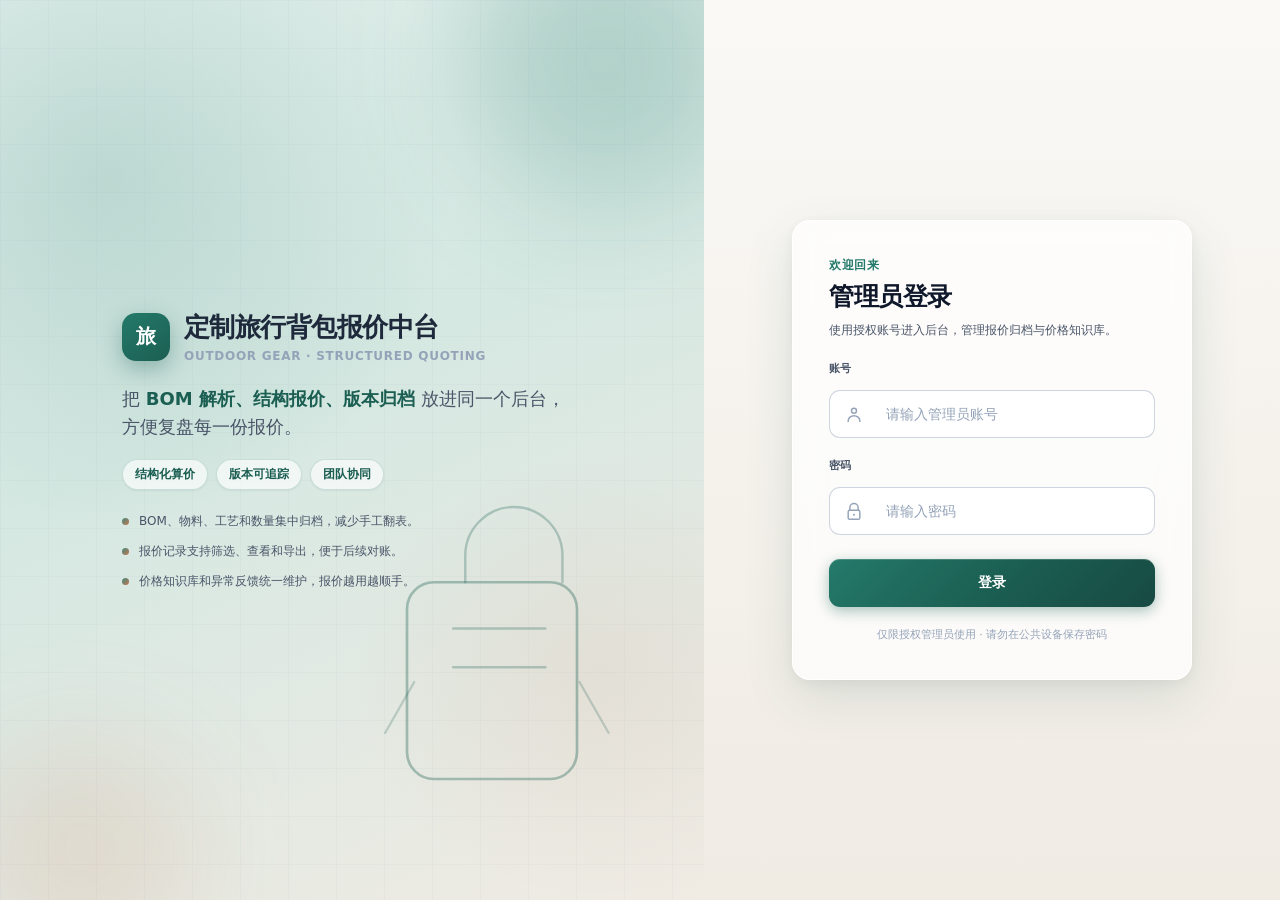
<file: static/admin/login.html>
<!doctype html>
<html lang="zh-CN">
  <head>
    <meta charset="UTF-8" />
    <meta name="viewport" content="width=device-width, initial-scale=1" />
    <title>定制旅行背包报价中台 - 管理员登录</title>
    <link rel="stylesheet" href="/static/admin/admin.css" />
  </head>
  <body class="login-page">
    <div class="login-shell">
      <aside class="login-hero" aria-hidden="true">
        <div class="login-hero-bg"></div>
        <div class="login-hero-grid"></div>
        <div class="login-hero-glow login-hero-glow-a"></div>
        <div class="login-hero-glow login-hero-glow-b"></div>

        <svg class="login-pack-outline" viewBox="0 0 280 320" xmlns="http://www.w3.org/2000/svg" aria-hidden="true">
          <path
            fill="none"
            stroke="currentColor"
            stroke-width="2.2"
            stroke-linecap="round"
            stroke-linejoin="round"
            opacity="0.35"
            d="M92 118h96c12 0 22 10 22 22v118c0 12-10 22-22 22H92c-12 0-22-10-22-22V140c0-12 10-22 22-22z"
          />
          <path
            fill="none"
            stroke="currentColor"
            stroke-width="2"
            stroke-linecap="round"
            opacity="0.28"
            d="M118 118V96c0-22 18-40 40-40s40 18 40 40v22M108 156h76M108 188h76"
          />
          <path
            fill="none"
            stroke="currentColor"
            stroke-width="1.8"
            stroke-linecap="round"
            opacity="0.22"
            d="M76 200l-24 42M212 200l24 42"
          />
        </svg>

        <div class="login-hero-content">
          <div class="login-brand">
            <span class="login-brand-mark" aria-hidden="true">旅</span>
            <div class="login-brand-text">
              <span class="login-brand-name">定制旅行背包报价中台</span>
              <span class="login-brand-sub">Outdoor gear · Structured quoting</span>
            </div>
          </div>

          <p class="login-tagline">
            把 <strong>BOM 解析、结构报价、版本归档</strong> 放进同一个后台，方便复盘每一份报价。
          </p>

          <div class="login-pills">
            <span class="login-pill">结构化算价</span>
            <span class="login-pill">版本可追踪</span>
            <span class="login-pill">团队协同</span>
          </div>

          <ul class="login-highlights">
            <li>
              <span class="login-hl-dot"></span>
              <span>BOM、物料、工艺和数量集中归档，减少手工翻表。</span>
            </li>
            <li>
              <span class="login-hl-dot"></span>
              <span>报价记录支持筛选、查看和导出，便于后续对账。</span>
            </li>
            <li>
              <span class="login-hl-dot"></span>
              <span>价格知识库和异常反馈统一维护，报价越用越顺手。</span>
            </li>
          </ul>
        </div>
      </aside>

      <main class="login-main">
        <div class="login-main-inner">
          <header class="login-card-head">
            <p class="login-welcome">欢迎回来</p>
            <h1 class="login-title">管理员登录</h1>
            <p class="login-desc">使用授权账号进入后台，管理报价归档与价格知识库。</p>
          </header>

          <form id="loginForm" class="login-form login-form-pro" novalidate>
            <label class="field field-pro" id="fieldUsername">
              <span class="field-label-pro">账号</span>
              <div class="login-input-shell">
                <span class="login-input-icon" aria-hidden="true">
                  <svg width="20" height="20" viewBox="0 0 24 24" fill="none" xmlns="http://www.w3.org/2000/svg">
                    <path
                      d="M12 11a3 3 0 100-6 3 3 0 000 6z"
                      stroke="currentColor"
                      stroke-width="1.75"
                      stroke-linecap="round"
                      stroke-linejoin="round"
                    />
                    <path
                      d="M5 21v-1c0-3.5 3.5-6 7-6s7 2.5 7 6v1"
                      stroke="currentColor"
                      stroke-width="1.75"
                      stroke-linecap="round"
                      stroke-linejoin="round"
                    />
                  </svg>
                </span>
                <input
                  id="inputUsername"
                  type="text"
                  name="username"
                  autocomplete="username"
                  placeholder="请输入管理员账号"
                  required
                  aria-required="true"
                />
              </div>
            </label>

            <label class="field field-pro" id="fieldPassword">
              <span class="field-label-pro">密码</span>
              <div class="login-input-shell">
                <span class="login-input-icon" aria-hidden="true">
                  <svg width="20" height="20" viewBox="0 0 24 24" fill="none" xmlns="http://www.w3.org/2000/svg">
                    <path
                      d="M7 11V8a5 5 0 0110 0v3"
                      stroke="currentColor"
                      stroke-width="1.75"
                      stroke-linecap="round"
                      stroke-linejoin="round"
                    />
                    <rect
                      x="5"
                      y="11"
                      width="14"
                      height="11"
                      rx="2"
                      stroke="currentColor"
                      stroke-width="1.75"
                      stroke-linecap="round"
                      stroke-linejoin="round"
                    />
                    <circle cx="12" cy="16.5" r="1.25" fill="currentColor" />
                  </svg>
                </span>
                <input
                  id="inputPassword"
                  type="password"
                  name="password"
                  autocomplete="current-password"
                  placeholder="请输入密码"
                  required
                  aria-required="true"
                />
              </div>
            </label>

            <p id="loginError" class="error login-error" role="alert" hidden></p>

            <button type="submit" class="btn-login-submit" id="loginSubmit">
              <span class="btn-login-spinner" aria-hidden="true"></span>
              <span class="btn-login-text">登录</span>
              <span class="btn-login-loading" hidden>登录中...</span>
            </button>
          </form>

          <p class="login-foot">仅限授权管理员使用 · 请勿在公共设备保存密码</p>
        </div>
      </main>
    </div>

    <script>
      const form = document.getElementById("loginForm");
      const errEl = document.getElementById("loginError");
      const btn = document.getElementById("loginSubmit");
      const btnText = btn.querySelector(".btn-login-text");
      const btnLoad = btn.querySelector(".btn-login-loading");
      const fieldUser = document.getElementById("fieldUsername");
      const fieldPass = document.getElementById("fieldPassword");
      const inputUser = document.getElementById("inputUsername");
      const inputPass = document.getElementById("inputPassword");

      function clearFieldErrors() {
        fieldUser.classList.remove("field-pro--error");
        fieldPass.classList.remove("field-pro--error");
        inputUser.removeAttribute("aria-invalid");
        inputPass.removeAttribute("aria-invalid");
      }

      function setFieldErrors() {
        fieldUser.classList.add("field-pro--error");
        fieldPass.classList.add("field-pro--error");
        inputUser.setAttribute("aria-invalid", "true");
        inputPass.setAttribute("aria-invalid", "true");
      }

      function setLoading(loading) {
        btn.disabled = loading;
        btn.classList.toggle("is-loading", loading);
        btn.setAttribute("aria-busy", loading ? "true" : "false");
        btnText.hidden = loading;
        btnLoad.hidden = !loading;
      }

      form.querySelectorAll("input").forEach((inp) => {
        inp.addEventListener("input", () => {
          errEl.hidden = true;
          clearFieldErrors();
        });
      });

      async function apiJson(url, opts = {}) {
        const res = await fetch(url, {
          credentials: "same-origin",
          headers: { "Content-Type": "application/json", ...(opts.headers || {}) },
          ...opts,
        });
        const text = await res.text();
        let data = {};
        try {
          data = text ? JSON.parse(text) : {};
        } catch {
          data = {};
        }
        return { ok: res.ok, status: res.status, data };
      }

      form.addEventListener("submit", async (ev) => {
        ev.preventDefault();
        errEl.hidden = true;
        clearFieldErrors();
        const fd = new FormData(form);
        const username = String(fd.get("username") || "").trim();
        const password = String(fd.get("password") || "");

        setLoading(true);
        try {
          const { ok, status, data } = await apiJson("/admin-api/login", {
            method: "POST",
            body: JSON.stringify({ username, password }),
          });
          if (!ok || status === 401 || data.ok === false) {
            errEl.textContent = "账号或密码不正确";
            errEl.hidden = false;
            setFieldErrors();
            return;
          }
          if (data.role !== "admin") {
            errEl.textContent = "当前账号没有管理员权限";
            errEl.hidden = false;
            setFieldErrors();
            return;
          }
          window.location.replace("/admin/quotes");
        } finally {
          setLoading(false);
        }
      });
    </script>
  </body>
</html>
</file>
<file: static/admin/admin.css>
:root {
  --admin-font: system-ui, -apple-system, "Segoe UI", "PingFang SC", "Microsoft YaHei", sans-serif;
  --admin-bg: #f0f4fb;
  --admin-surface: #ffffff;
  --admin-surface-2: #f8fafc;
  --admin-border: #e2e8f0;
  --admin-border-strong: #cbd5e1;
  --admin-text: #0f172a;
  --admin-text-secondary: #475569;
  --admin-muted: #64748b;
  --admin-primary: #2563eb;
  --admin-primary-hover: #1d4ed8;
  --admin-primary-soft: #eff6ff;
  --admin-success: #059669;
  --admin-success-soft: #ecfdf5;
  --admin-warn: #d97706;
  --admin-warn-soft: #fffbeb;
  --admin-danger: #dc2626;
  --admin-danger-soft: #fef2f2;
  --admin-radius-sm: 6px;
  --admin-radius: 10px;
  --admin-radius-lg: 14px;
  --admin-shadow-sm: 0 1px 2px rgba(15, 23, 42, 0.06);
  --admin-shadow: 0 4px 14px rgba(15, 23, 42, 0.08);
  --admin-shadow-lg: 0 12px 40px rgba(15, 23, 42, 0.1);
  --admin-space-xs: 6px;
  --admin-space-sm: 10px;
  --admin-space: 14px;
  --admin-space-lg: 20px;
  --admin-space-xl: 28px;
  --admin-font-xs: 11px;
  --admin-font-sm: 12px;
  --admin-font-base: 14px;
  --admin-font-lg: 18px;
  --admin-font-xl: 22px;
}

*,
*::before,
*::after {
  box-sizing: border-box;
}

body {
  margin: 0;
  min-height: 100vh;
  font-family: var(--admin-font);
  font-size: var(--admin-font-base);
  color: var(--admin-text);
  background: linear-gradient(165deg, #eef2ff 0%, var(--admin-bg) 42%, #f8fafc 100%);
}

.muted {
  color: var(--admin-muted);
  font-size: var(--admin-font-sm);
}

.admin-shell {
  min-height: 100vh;
  display: flex;
  flex-direction: column;
}

.panel {
  max-width: 400px;
  margin: 48px auto;
  padding: var(--admin-space-xl);
  background: var(--admin-surface);
  border-radius: var(--admin-radius-lg);
  border: 1px solid var(--admin-border);
  box-shadow: var(--admin-shadow-lg);
}

.panel-head h1 {
  margin: 0 0 var(--admin-space-xs);
  font-size: var(--admin-font-xl);
}

.login-form {
  display: grid;
  gap: var(--admin-space);
  margin-top: var(--admin-space-lg);
}

.field {
  display: grid;
  gap: var(--admin-space-xs);
  font-size: var(--admin-font-sm);
}

.field input {
  height: 40px;
  border: 1px solid var(--admin-border);
  border-radius: var(--admin-radius);
  padding: 0 12px;
  font: inherit;
}

.field-compact {
  display: flex;
  flex-direction: column;
  gap: 4px;
  font-size: var(--admin-font-xs);
}

.field-label {
  color: var(--admin-muted);
  font-weight: 600;
  letter-spacing: 0.02em;
}

.btn-primary {
  height: 42px;
  border: none;
  border-radius: var(--admin-radius);
  background: linear-gradient(135deg, var(--admin-primary), #1e40af);
  color: #fff;
  font-weight: 600;
  cursor: pointer;
}

.btn-primary:hover {
  filter: brightness(1.05);
}

.btn {
  font-family: inherit;
  border-radius: var(--admin-radius-sm);
  cursor: pointer;
  border: 1px solid transparent;
  font-weight: 600;
  font-size: var(--admin-font-sm);
}

.btn-sm {
  height: 32px;
  padding: 0 12px;
}

.btn-primary.btn-sm {
  height: 32px;
}

.btn-secondary {
  background: var(--admin-surface);
  border-color: var(--admin-border-strong);
  color: var(--admin-text);
}

.btn-secondary:hover {
  border-color: var(--admin-primary);
  background: var(--admin-primary-soft);
  color: var(--admin-primary-hover);
}

.btn-ghost {
  background: transparent;
  border-color: var(--admin-border);
  color: var(--admin-text-secondary);
}

.btn-ghost:hover {
  border-color: var(--admin-primary);
  color: var(--admin-primary);
  background: var(--admin-primary-soft);
}

.btn-danger {
  background: var(--admin-danger-soft);
  border-color: #fecaca;
  color: var(--admin-danger);
}

.btn-danger:hover {
  border-color: var(--admin-danger);
  background: #fee2e2;
}

.btn-success {
  background: var(--admin-success);
  border-color: var(--admin-success);
  color: #fff;
}

.btn-success:hover:not(:disabled) {
  filter: brightness(1.05);
}

.btn-success:disabled {
  cursor: default;
  opacity: 0.72;
}

.btn-danger-ghost {
  background: transparent;
  border: 1px solid rgba(220, 38, 38, 0.38);
  color: #b91c1c;
  font-weight: 600;
}

.btn-danger-ghost:hover {
  background: var(--admin-danger-soft);
  border-color: rgba(220, 38, 38, 0.55);
  color: var(--admin-danger);
}

.error {
  margin: 0;
  color: var(--admin-danger);
  font-size: var(--admin-font-sm);
}

.dash-bar {
  flex-shrink: 0;
  padding: var(--admin-space-lg) var(--admin-space-xl);
  background: var(--admin-surface);
  border-bottom: 1px solid var(--admin-border);
  box-shadow: var(--admin-shadow-sm);
  display: grid;
  grid-template-columns: minmax(0, 1fr) auto;
  gap: var(--admin-space);
  align-items: start;
}

.dash-bar-intro {
  margin-bottom: var(--admin-space);
}

.dash-bar-title {
  margin: 0;
  font-size: clamp(var(--admin-font-lg), 2vw, var(--admin-font-xl));
  font-weight: 700;
  letter-spacing: -0.02em;
}

.dash-bar-desc {
  margin: var(--admin-space-xs) 0 0;
}

.admin-module-nav {
  display: grid;
  grid-template-columns: repeat(2, minmax(132px, 1fr));
  gap: 10px;
  align-self: start;
  justify-self: end;
}

.admin-module-link {
  min-height: 58px;
  padding: 10px 14px;
  border: 1px solid var(--admin-border);
  border-radius: var(--admin-radius);
  color: var(--admin-text-secondary);
  text-decoration: none;
  background:
    linear-gradient(180deg, rgba(255, 255, 255, 0.92), rgba(248, 250, 252, 0.92)),
    var(--admin-surface);
  box-shadow: var(--admin-shadow-sm);
  transition:
    border-color 0.15s ease,
    box-shadow 0.15s ease,
    transform 0.15s ease;
}

.admin-module-link:hover {
  transform: translateY(-1px);
  border-color: #93c5fd;
  box-shadow: 0 10px 24px rgba(37, 99, 235, 0.12);
}

.admin-module-link-active {
  border-color: rgba(37, 99, 235, 0.55);
  background:
    linear-gradient(145deg, #eff6ff, #ffffff 72%),
    var(--admin-surface);
  color: var(--admin-primary-hover);
  box-shadow: 0 10px 28px rgba(37, 99, 235, 0.14);
}

.admin-module-link strong {
  display: block;
  margin-top: 4px;
  font-size: var(--admin-font-base);
  line-height: 1.2;
}

.admin-module-kicker {
  display: block;
  font-size: 10px;
  font-weight: 800;
  letter-spacing: 0.08em;
  text-transform: uppercase;
  color: var(--admin-muted);
}

.dash-metrics {
  grid-column: 1 / -1;
  display: grid;
  grid-template-columns: repeat(auto-fit, minmax(132px, 1fr));
  gap: var(--admin-space-sm);
}

@media (min-width: 1366px) {
  .dash-metrics {
    grid-template-columns: repeat(3, minmax(0, 1fr));
  }
}

.metric-card {
  background: var(--admin-surface-2);
  border: 1px solid var(--admin-border);
  border-radius: var(--admin-radius);
  padding: var(--admin-space-sm) var(--admin-space);
  box-shadow: var(--admin-shadow-sm);
}

.metric-card.metric-accent {
  border-color: #bfdbfe;
  background: linear-gradient(145deg, #eff6ff, #ffffff);
}

.metric-card.metric-wide {
  grid-column: span 2;
}

@media (max-width: 900px) {
  .metric-card.metric-wide {
    grid-column: span 1;
  }
}

@media (max-width: 980px) {
  .dash-bar {
    grid-template-columns: 1fr;
  }

  .admin-module-nav {
    justify-self: stretch;
  }
}

.metric-label {
  display: block;
  font-size: var(--admin-font-xs);
  color: var(--admin-muted);
  font-weight: 600;
  text-transform: uppercase;
  letter-spacing: 0.04em;
}

.price-admin-shell {
  display: grid;
  grid-template-columns: minmax(560px, 1.35fr) minmax(360px, 0.75fr);
  gap: var(--admin-space-lg);
  padding: var(--admin-space-lg) var(--admin-space-xl) var(--admin-space-xl);
  background:
    linear-gradient(90deg, rgba(239, 246, 255, 0.68), rgba(255, 255, 255, 0) 32%),
    transparent;
}

.price-pane-list,
.price-pane-editor {
  min-height: 0;
}

.price-pane-editor {
  display: grid;
  gap: var(--admin-space-lg);
  align-content: start;
}

.price-editor-card {
  background: var(--admin-surface);
  border: 1px solid var(--admin-border);
  border-radius: var(--admin-radius-lg);
  box-shadow: var(--admin-shadow);
  padding: var(--admin-space-lg);
}

.price-pane-list {
  border: 1px solid var(--admin-border);
  border-radius: var(--admin-radius-lg);
  box-shadow: var(--admin-shadow);
  overflow: hidden;
}

.price-pane-list .pane-head {
  padding: var(--admin-space) var(--admin-space-lg) 0;
}

.price-filter-panel {
  margin: 0 var(--admin-space-lg) var(--admin-space);
  padding: var(--admin-space);
  background:
    linear-gradient(145deg, #f8fbff, #ffffff),
    var(--admin-surface-2);
}

.price-import-row {
  display: flex;
  justify-content: space-between;
  gap: var(--admin-space-sm);
  flex-wrap: wrap;
  align-items: center;
  padding-top: var(--admin-space-xs);
  border-top: 1px dashed var(--admin-border-strong);
}

.price-import-main {
  display: flex;
  flex-wrap: wrap;
  align-items: center;
  gap: var(--admin-space-sm);
  flex: 1 1 520px;
}

.price-import-secondary {
  display: flex;
  flex: 1 1 100%;
  flex-wrap: wrap;
  align-items: center;
  justify-content: flex-start;
  gap: var(--admin-space-sm);
}

.price-import-main input[type="file"] {
  width: min(360px, 100%);
  height: auto;
  padding: 7px 10px;
  background: #fff;
}

.price-exception-entry {
  display: inline-flex;
  align-items: center;
  justify-content: flex-end;
  gap: 8px;
  flex-wrap: wrap;
  min-height: 34px;
  padding: 4px 12px;
  border: 1px solid var(--admin-border, #e5e7eb);
  border-radius: 999px;
  background: #fff;
}

.price-exception-entry-label {
  font-size: var(--admin-font-xs);
  color: var(--admin-muted);
  font-weight: 600;
}

.price-exception-entry-count {
  min-width: 20px;
  text-align: center;
  color: var(--admin-text);
  font-size: var(--admin-font-base);
  line-height: 1;
}

.price-exception-workbench {
  margin: 0 var(--admin-space-lg) var(--admin-space);
  padding: var(--admin-space) var(--admin-space-lg);
  border: 1px solid var(--admin-border, #e5e7eb);
  border-radius: var(--admin-radius);
  background: #fafbfc;
}

.pew-head {
  display: flex;
  align-items: flex-start;
  justify-content: space-between;
  gap: var(--admin-space);
  flex-wrap: wrap;
  margin-bottom: var(--admin-space);
}

.pew-title {
  margin: 0;
  font-size: var(--admin-font-base);
  font-weight: 700;
  color: var(--admin-text);
}

.pew-desc {
  margin: 4px 0 0;
  font-size: var(--admin-font-xs);
}

.pew-head-actions {
  display: flex;
  align-items: center;
  gap: 8px;
  flex-wrap: wrap;
}

.pew-stats {
  display: grid;
  grid-template-columns: repeat(4, minmax(0, 1fr));
  gap: 10px;
}

.pew-stat-card {
  display: flex;
  flex-direction: column;
  gap: 4px;
  padding: 10px 12px;
  border: 1px solid var(--admin-border, #e5e7eb);
  border-radius: var(--admin-radius-sm, 8px);
  background: #fff;
}

.pew-stat-label {
  font-size: var(--admin-font-xs);
  color: var(--admin-muted);
  font-weight: 600;
}

.pew-stat-value {
  font-size: 1.25rem;
  line-height: 1.1;
  color: var(--admin-text);
}

.pew-stat-value-sm {
  font-size: 1rem;
}

.pew-stat-fixable {
  border-color: #bfdbfe;
  background: #f8fbff;
}

.pew-stat-fixable .pew-stat-value {
  color: #1d4ed8;
}

.pew-stat-exclude {
  border-color: #e5e7eb;
  background: #f9fafb;
}

.pew-stat-exclude .pew-stat-value {
  color: #6b7280;
}

.pew-stat-muted .pew-stat-value {
  color: var(--admin-muted);
}

.exception-reason-tag {
  display: inline-flex;
  align-items: center;
  max-width: 160px;
  padding: 2px 8px;
  border-radius: 999px;
  border: 1px solid #dbeafe;
  background: #eff6ff;
  color: #1e40af;
  font-size: var(--admin-font-xs);
  font-weight: 600;
  line-height: 1.35;
  white-space: nowrap;
  overflow: hidden;
  text-overflow: ellipsis;
}

.exception-reason-tag.reason-exclude {
  border-color: #e5e7eb;
  background: #f3f4f6;
  color: #4b5563;
}

.review-hint-tag {
  display: inline-flex;
  margin-left: 4px;
  padding: 1px 6px;
  border-radius: 999px;
  font-size: 10px;
  font-weight: 700;
  vertical-align: middle;
}

.review-hint-tag.hint-fixable {
  background: #dbeafe;
  color: #1d4ed8;
}

.review-hint-tag.hint-exclude {
  background: #f3f4f6;
  color: #6b7280;
}

.price-pane-list.exception-mode .pane-title::after {
  content: " · 整理台";
  font-weight: 600;
  color: var(--admin-muted);
}

.price-pane-list.exception-mode .row-pending {
  background: #f8fafc;
}

.price-pane-list .col-actions-wide {
  width: 168px;
  min-width: 168px;
}

.price-pane-list .col-reason {
  min-width: 120px;
  max-width: 180px;
}

/* legacy alias kept for cached HTML */
.price-exception-compact {
  display: inline-flex;
  align-items: center;
  gap: 8px;
}

.price-pane-list .col-select {
  width: 36px;
  min-width: 36px;
  text-align: center;
  padding-left: 8px;
  padding-right: 8px;
}

.price-pane-list .col-select input[type="checkbox"] {
  width: 15px;
  height: 15px;
  margin: 0;
  cursor: pointer;
}

.price-pane-list .col-select input[type="checkbox"]:disabled {
  cursor: not-allowed;
  opacity: 0.38;
}

.price-pane-list.price-delete-mode .table-scroll-list {
  box-shadow: 0 0 0 2px rgba(239, 68, 68, 0.18);
}

.price-pane-list.price-delete-mode .col-select input[type="checkbox"] {
  opacity: 1;
  accent-color: #dc2626;
}

.price-pane-list .col-actions {
  width: 72px;
  text-align: center;
  white-space: nowrap;
}

.price-pane-list .btn-price-row-delete {
  min-width: 52px;
}

.price-pane-list .table-scroll {
  margin: 0 var(--admin-space-lg);
  border-radius: var(--admin-radius);
}

.price-pane-list .pager {
  padding: var(--admin-space) var(--admin-space-lg);
}

.price-form {
  display: grid;
  gap: var(--admin-space);
}

.price-form textarea,
.price-form input,
.price-form select {
  width: 100%;
  min-height: 40px;
  border: 1px solid var(--admin-border);
  border-radius: var(--admin-radius);
  padding: 8px 12px;
  font: inherit;
  color: var(--admin-text);
  background: #fff;
}

.price-form textarea {
  min-height: 104px;
  resize: vertical;
}

.price-save-hint {
  margin: var(--admin-space-sm) 0 0;
}

.price-history-scroll {
  max-height: 420px;
}

@media (max-width: 1180px) {
  .price-admin-shell {
    grid-template-columns: 1fr;
  }
}

.metric-value {
  display: block;
  margin-top: 6px;
  font-size: var(--admin-font-lg);
  font-variant-numeric: tabular-nums;
}

.metric-value-sm {
  font-size: var(--admin-font-base);
  font-weight: 600;
  word-break: break-all;
}

.workspace {
  flex: 1;
  display: grid;
  grid-template-columns: minmax(300px, 380px) minmax(0, 1fr);
  gap: 0;
  min-height: 0;
}

@media (max-width: 1100px) {
  .workspace {
    grid-template-columns: 1fr;
    grid-template-rows: minmax(280px, 46vh) minmax(400px, 1fr);
  }
}

.pane {
  display: flex;
  flex-direction: column;
  min-height: 0;
  background: var(--admin-surface);
}

.pane-list {
  border-right: 1px solid var(--admin-border);
  padding: var(--admin-space);
}

.pane-detail {
  padding: var(--admin-space-xl);
  overflow: auto;
}

.pane-head {
  display: flex;
  align-items: center;
  justify-content: space-between;
  gap: var(--admin-space-sm);
  margin-bottom: var(--admin-space-sm);
}

.pane-title {
  margin: 0;
  font-size: var(--admin-font-base);
  font-weight: 700;
}

.filter-panel {
  display: grid;
  gap: var(--admin-space-sm);
  padding: var(--admin-space-sm);
  margin-bottom: var(--admin-space-sm);
  border: 1px solid var(--admin-border);
  border-radius: var(--admin-radius);
  background: var(--admin-surface-2);
}

.filter-panel input,
.filter-panel select {
  width: 100%;
  height: 34px;
  border-radius: var(--admin-radius-sm);
  border: 1px solid var(--admin-border);
  padding: 0 10px;
  font: inherit;
  font-size: var(--admin-font-sm);
  background: var(--admin-surface);
}

.filter-row {
  display: grid;
  grid-template-columns: 1fr 1fr;
  gap: var(--admin-space-sm);
}

.filter-actions {
  display: flex;
  gap: var(--admin-space-sm);
  flex-wrap: wrap;
}

.list-toolbar {
  margin-bottom: var(--admin-space-xs);
}

.list-toolbar-row {
  display: flex;
  flex-wrap: wrap;
  align-items: center;
  gap: var(--admin-space-sm);
}

.list-toolbar-hint {
  font-size: 0.85rem;
  margin-left: auto;
}

@media (max-width: 900px) {
  .list-toolbar-hint {
    margin-left: 0;
    width: 100%;
  }
}

.col-check {
  width: 2.25rem;
  text-align: center;
}

.data-table th.col-check,
.data-table td.col-check {
  vertical-align: middle;
}

.table-scroll {
  flex: 1;
  overflow: auto;
  border: 1px solid var(--admin-border);
  border-radius: var(--admin-radius);
  background: var(--admin-surface);
  min-height: 160px;
}

.table-scroll-list {
  max-height: calc(100vh - 380px);
}

@media (max-width: 1100px) {
  .table-scroll-list {
    max-height: 36vh;
  }
}

.table-scroll-detail {
  max-height: min(560px, calc(100vh - 260px));
  overflow-x: auto;
}

.data-table {
  width: 100%;
  border-collapse: separate;
  border-spacing: 0;
  font-size: var(--admin-font-sm);
}

.data-table thead th {
  position: sticky;
  top: 0;
  z-index: 2;
  background: linear-gradient(180deg, #f1f5f9 0%, #e8eef7 100%);
  border-bottom: 1px solid var(--admin-border-strong);
  font-weight: 700;
  color: var(--admin-text-secondary);
  text-align: left;
  padding: var(--admin-space-sm) 12px;
  white-space: nowrap;
}

.data-table tbody td {
  padding: 10px 12px;
  border-bottom: 1px solid var(--admin-border);
  vertical-align: top;
}

.data-table-compact tbody td {
  padding: 8px 10px;
}

.data-table-striped tbody tr:nth-child(even) {
  background: #fafbfc;
}

.data-table tbody tr:hover {
  background: var(--admin-primary-soft);
}

.col-num {
  text-align: right;
  font-variant-numeric: tabular-nums;
}

.data-table thead th.col-num,
.data-table thead th.ov-num-head {
  text-align: right;
}

.sortable {
  cursor: pointer;
  user-select: none;
}

.sortable:hover {
  color: var(--admin-primary);
}

.data-table tbody tr.row-selected {
  background: #dbeafe !important;
  outline: 1px solid #93c5fd;
}

.empty-state {
  padding: var(--admin-space-xl);
  text-align: center;
}

.empty-state-lg {
  margin-top: 10vh;
}

.empty-title {
  font-size: var(--admin-font-lg);
  margin: 0 0 var(--admin-space-xs);
}

.empty-sub {
  margin: 0;
  max-width: 420px;
  margin-inline: auto;
}

.pager {
  display: flex;
  align-items: center;
  justify-content: center;
  gap: var(--admin-space);
  padding-top: var(--admin-space-sm);
}

.pager-label {
  font-size: var(--admin-font-sm);
  font-variant-numeric: tabular-nums;
}

.detail-workspace {
  transition: opacity 0.18s ease;
}

.detail-workspace.detail-dim {
  opacity: 0.72;
}

.detail-top {
  margin-bottom: var(--admin-space-xl);
}

.detail-head-row {
  width: 100%;
}

.detail-head-primary {
  display: flex;
  flex-wrap: wrap;
  align-items: flex-start;
  justify-content: space-between;
  gap: var(--admin-space-lg);
}

.detail-head-lead {
  flex: 1;
  min-width: min(100%, 260px);
}

.detail-subtitle {
  margin: 8px 0 0;
  font-size: var(--admin-font-sm);
  color: var(--admin-muted);
  line-height: 1.45;
}

.approval-status {
  display: inline-flex;
  align-items: center;
  min-height: 26px;
  margin-top: 8px;
  padding: 4px 10px;
  border-radius: 999px;
  border: 1px solid var(--admin-border);
  font-size: var(--admin-font-xs);
  font-weight: 700;
}

.approval-approved {
  color: var(--admin-success);
  background: var(--admin-success-soft);
  border-color: #bbf7d0;
}

.approval-pending {
  color: var(--admin-warn);
  background: var(--admin-warn-soft);
  border-color: #fde68a;
}

.approval-pill {
  display: inline-flex;
  align-items: center;
  white-space: nowrap;
  padding: 3px 8px;
  border-radius: 999px;
  font-size: var(--admin-font-xs);
  font-weight: 700;
}

.approval-pill-approved {
  color: var(--admin-success);
  background: var(--admin-success-soft);
}

.approval-pill-pending {
  color: #92400e;
  background: #fef3c7;
}

.approval-pill-rejected {
  color: var(--admin-danger, #b91c1c);
  background: #fee2e2;
}

.quote-approval-panel {
  margin: var(--admin-space) 0 var(--admin-space-sm);
  padding: var(--admin-space);
  border: 1px solid var(--admin-border);
  border-radius: var(--admin-radius);
  background: linear-gradient(180deg, #f8fafc 0%, #fff 100%);
}

.quote-approval-head {
  display: flex;
  flex-wrap: wrap;
  align-items: center;
  justify-content: space-between;
  gap: var(--admin-space-sm);
  margin-bottom: var(--admin-space-sm);
}

.quote-approval-title {
  margin: 0;
  font-size: var(--admin-font-sm);
  font-weight: 700;
}

.approval-status-badge {
  font-size: var(--admin-font-xs);
}

.quote-approval-grid {
  display: grid;
  grid-template-columns: minmax(140px, 200px) 1fr;
  gap: var(--admin-space);
  align-items: start;
}

@media (max-width: 720px) {
  .quote-approval-grid {
    grid-template-columns: 1fr;
  }
}

.quote-approval-field .field-label {
  display: block;
  margin-bottom: 4px;
  font-size: var(--admin-font-xs);
  font-weight: 600;
  color: var(--admin-muted);
}

.quote-approval-select,
.quote-approval-reviewer,
.quote-approval-note {
  width: 100%;
  font: inherit;
}

.quote-approval-note {
  resize: vertical;
  min-height: 52px;
  padding: 8px 10px;
  border: 1px solid var(--admin-border);
  border-radius: var(--admin-radius-sm);
}

.quote-approval-meta {
  margin-top: var(--admin-space-sm);
  font-size: var(--admin-font-xs);
  line-height: 1.5;
}

.quote-approval-actions {
  display: flex;
  flex-wrap: wrap;
  align-items: center;
  gap: var(--admin-space-sm);
  margin-top: var(--admin-space-sm);
}

.quote-approval-hint {
  font-size: var(--admin-font-xs);
}

.detail-head-actions {
  display: flex;
  flex-wrap: wrap;
  align-items: center;
  justify-content: flex-end;
  gap: var(--admin-space-sm);
}

.simple-mode-label {
  display: inline-flex;
  align-items: center;
  gap: 6px;
  font-size: var(--admin-font-xs);
  font-weight: 600;
  color: var(--admin-muted);
  cursor: pointer;
  user-select: none;
}

.simple-mode-label input {
  accent-color: var(--admin-primary);
}

.action-cluster-secondary {
  display: inline-flex;
  flex-wrap: wrap;
  gap: 6px;
}

.detail-tech-row {
  margin-top: var(--admin-space);
  padding-top: var(--admin-space-sm);
  border-top: 1px solid rgba(226, 232, 240, 0.85);
}

.detail-tech-toggle {
  border: none;
  background: transparent;
  padding: 6px 0;
  font: inherit;
  font-size: var(--admin-font-sm);
  font-weight: 700;
  color: var(--admin-primary-hover);
  cursor: pointer;
  text-decoration: underline;
  text-underline-offset: 3px;
}

.detail-tech-toggle:hover {
  color: var(--admin-primary);
}

.detail-tech-panel {
  margin-top: var(--admin-space-sm);
}

.detail-tech-panel .meta-grid {
  margin-top: 0;
}

.meta-grid-soft {
  margin-top: 0;
}

.meta-grid-soft > div {
  border-bottom-color: rgba(226, 232, 240, 0.65);
}

.meta-grid-soft dd {
  color: var(--admin-text-secondary);
  font-weight: 500;
}

.detail-title-row {
  display: flex;
  flex-wrap: wrap;
  align-items: flex-start;
  justify-content: space-between;
  gap: var(--admin-space-sm);
}

.detail-title {
  margin: 0;
  font-size: clamp(var(--admin-font-lg), 2.4vw, 24px);
  font-weight: 800;
  letter-spacing: -0.03em;
}

.quick-actions {
  display: flex;
  flex-wrap: wrap;
  gap: var(--admin-space-xs);
}

.meta-grid {
  display: grid;
  grid-template-columns: repeat(auto-fill, minmax(200px, 1fr));
  gap: var(--admin-space-sm);
  margin: var(--admin-space) 0 0;
}

.meta-grid dt {
  margin: 0;
  font-size: var(--admin-font-xs);
  color: var(--admin-muted);
  font-weight: 700;
  text-transform: uppercase;
  letter-spacing: 0.03em;
}

.meta-grid dd {
  margin: 4px 0 0;
  font-weight: 600;
  font-size: var(--admin-font-sm);
  word-break: break-word;
}

.meta-grid > div {
  padding: var(--admin-space-xs) 0;
  border-bottom: 1px dashed var(--admin-border);
}

.meta-grid > div:last-child {
  border-bottom: none;
}

.tabs {
  display: flex;
  flex-wrap: wrap;
  gap: 6px;
  border-bottom: 1px solid rgba(226, 232, 240, 0.75);
  padding-bottom: 2px;
  margin-bottom: var(--admin-space-lg);
}

.tab {
  border: 1px solid transparent;
  border-radius: var(--admin-radius-sm) var(--admin-radius-sm) 0 0;
  padding: 8px 14px;
  font-size: var(--admin-font-sm);
  font-weight: 600;
  background: transparent;
  color: var(--admin-muted);
  cursor: pointer;
}

.tab:hover {
  color: var(--admin-primary);
  background: var(--admin-primary-soft);
}

.tab.tab-active {
  color: var(--admin-primary-hover);
  background: var(--admin-primary-soft);
  border-color: var(--admin-border);
  border-bottom-color: var(--admin-surface);
  margin-bottom: -1px;
}

.tab-panel {
  animation: fadeIn 0.22s ease;
}

.tab-panel[hidden] {
  display: none !important;
}

@keyframes fadeIn {
  from {
    opacity: 0;
    transform: translateY(4px);
  }
  to {
    opacity: 1;
    transform: translateY(0);
  }
}

.section-heading {
  margin: var(--admin-space-lg) 0 var(--admin-space-sm);
  font-size: var(--admin-font-base);
  font-weight: 700;
  display: flex;
  flex-direction: column;
  gap: 4px;
  align-items: flex-start;
}

.section-sub {
  font-weight: 500;
  font-size: var(--admin-font-xs);
  line-height: 1.45;
  max-width: 52ch;
}

.overview-section:first-child .section-heading {
  margin-top: 0;
}

.overview-section:not(:first-child) .section-heading {
  margin-top: var(--admin-space-xl);
}

.overview-section {
  margin-bottom: var(--admin-space-xs);
}

.ratio-cards {
  display: grid;
  grid-template-columns: repeat(auto-fit, minmax(160px, 1fr));
  gap: var(--admin-space);
}

.ratio-card-slim {
  border-color: rgba(226, 232, 240, 0.95);
  box-shadow: none;
  background: rgba(248, 250, 252, 0.85);
}

.ratio-card-main {
  display: flex;
  justify-content: space-between;
  align-items: baseline;
  gap: var(--admin-space-sm);
}

.ratio-title {
  font-size: var(--admin-font-sm);
  font-weight: 700;
  color: var(--admin-muted);
}

.ratio-card-extra {
  display: none;
  margin: 10px 0 0;
}

#panelOverview.overview-expanded .ratio-card-extra {
  display: block;
}

.tier-card-slim {
  border-color: rgba(226, 232, 240, 0.95);
  box-shadow: none;
}

.tier-main-row {
  display: flex;
  justify-content: space-between;
  align-items: center;
  gap: var(--admin-space-sm);
}

.tier-card-slim .tier-qty {
  margin-bottom: 0;
}

.tier-exw-block {
  text-align: right;
}

.tier-exw-label {
  display: block;
  font-size: var(--admin-font-xs);
  font-weight: 700;
  color: var(--admin-muted);
  letter-spacing: 0.02em;
}

.tier-exw-value {
  font-size: var(--admin-font-lg);
  font-variant-numeric: tabular-nums;
  color: var(--admin-primary-hover);
}

.tier-extra {
  display: none;
  margin-top: var(--admin-space-sm);
  padding-top: var(--admin-space-sm);
  border-top: 1px dashed rgba(203, 213, 225, 0.85);
}

#panelOverview.overview-expanded .tier-extra {
  display: block;
}

.overview-expand-bar {
  margin-bottom: var(--admin-space-lg);
}

.notice-collapsed {
  margin-top: var(--admin-space-sm);
}

.notice-toggle {
  width: 100%;
  text-align: left;
  padding: var(--admin-space-sm) var(--admin-space);
  border-radius: var(--admin-radius);
  border: 1px solid rgba(251, 191, 36, 0.42);
  background: rgba(254, 252, 232, 0.78);
  font: inherit;
  font-size: var(--admin-font-sm);
  font-weight: 600;
  color: #92400e;
  cursor: pointer;
  transition: background 0.15s ease;
}

.notice-toggle:hover {
  background: rgba(254, 249, 195, 0.92);
}

.notice-full {
  margin-top: var(--admin-space-sm);
}

.ratio-card {
  padding: var(--admin-space);
  border-radius: var(--admin-radius);
  border: 1px solid var(--admin-border);
  background: var(--admin-surface-2);
}

.ratio-card .ratio-value {
  font-size: var(--admin-font-xl);
  font-weight: 800;
  font-variant-numeric: tabular-nums;
  color: var(--admin-primary-hover);
}

.ratio-card .ratio-caption {
  margin-top: 4px;
  font-size: var(--admin-font-xs);
  color: var(--admin-muted);
}

.tier-grid-pro {
  display: grid;
  grid-template-columns: repeat(auto-fit, minmax(168px, 1fr));
  gap: var(--admin-space);
}

.tier-card-pro {
  border: 1px solid var(--admin-border);
  border-radius: var(--admin-radius);
  padding: var(--admin-space);
  background: var(--admin-surface);
  box-shadow: var(--admin-shadow-sm);
}

.tier-card-pro .tier-qty {
  font-weight: 800;
  font-size: var(--admin-font-base);
  margin-bottom: var(--admin-space-xs);
  color: var(--admin-text);
}

.tier-card-pro .tier-rows {
  font-size: var(--admin-font-sm);
  color: var(--admin-text-secondary);
  display: grid;
  gap: 4px;
}

.tier-card-pro .tier-rows span {
  display: flex;
  justify-content: space-between;
  gap: var(--admin-space-sm);
}

/* —— 概览 Tab：决策看板 —— */
.overview-health {
  margin-bottom: var(--admin-space-lg);
}

.health-card {
  border-radius: var(--admin-radius);
  border: 1px solid var(--admin-border);
  padding: var(--admin-space) var(--admin-space-lg);
  background: var(--admin-surface);
  box-shadow: var(--admin-shadow-sm);
}

.health-card.health-ok {
  border-left: 4px solid #22c55e;
}

.health-card.health-warn {
  border-left: 4px solid #f59e0b;
}

.health-card.health-risk {
  border-left: 4px solid #ef4444;
}

.health-top {
  display: flex;
  justify-content: space-between;
  align-items: flex-start;
  gap: var(--admin-space);
  flex-wrap: wrap;
}

.health-k {
  display: block;
  font-size: var(--admin-font-xs);
  font-weight: 700;
  color: var(--admin-muted);
  letter-spacing: 0.04em;
}

.health-status-label {
  font-size: var(--admin-font-xl);
  font-weight: 800;
  color: var(--admin-text);
}

.health-anomaly-line {
  margin-top: var(--admin-space-sm);
  font-size: var(--admin-font-sm);
  font-weight: 600;
  color: var(--admin-text-secondary);
}

.health-hint {
  margin: var(--admin-space-sm) 0 0;
  font-size: var(--admin-font-sm);
  line-height: 1.45;
}

.health-pill {
  display: inline-flex;
  align-items: center;
  padding: 4px 10px;
  border-radius: 999px;
  font-size: var(--admin-font-xs);
  font-weight: 700;
}

.health-pill-ok {
  background: #ecfdf5;
  color: #047857;
  border: 1px solid #a7f3d0;
}

.health-pill-warn {
  background: #fffbeb;
  color: #b45309;
  border: 1px solid #fde68a;
}

.health-pill-muted {
  background: #f1f5f9;
  color: #64748b;
  border: 1px solid #e2e8f0;
}

.ratio-amount {
  margin-top: 6px;
  font-size: var(--admin-font-sm);
  font-weight: 600;
  color: var(--admin-text);
  font-variant-numeric: tabular-nums;
}

.tier-compare-scroll {
  margin-top: 0;
  border-radius: 0 0 var(--admin-radius) var(--admin-radius);
  border-top: 0;
}

.tier-compare-table {
  min-width: 0;
}

.tier-compare-table.tier-compare-v2 {
  table-layout: fixed;
  width: 100%;
}

.tier-compare-table tbody tr.tier-row-highlight {
  background: rgba(219, 234, 254, 0.55);
}

.tier-compare-table tbody tr.tier-row-highlight td:first-child {
  box-shadow: inset 3px 0 0 var(--admin-primary-hover);
}

.tier-delta .delta-good {
  color: #15803d;
  font-weight: 700;
}

.tier-delta .delta-warn {
  color: #c2410c;
  font-weight: 700;
}

.tier-delta .delta-flat {
  color: var(--admin-muted);
  font-weight: 600;
}

.delta-arrow {
  display: inline-block;
  margin-right: 2px;
}

.delta-arrow.delta-up {
  color: #c2410c;
}

.tier-compare-note {
  margin: var(--admin-space-sm) 0 0;
  font-size: var(--admin-font-xs);
}

.overview-suggestions {
  margin: 0;
  padding-left: 1.25rem;
  font-size: var(--admin-font-sm);
  line-height: 1.55;
  color: var(--admin-text-secondary);
}

.overview-suggestions li {
  margin-bottom: var(--admin-space-xs);
}

/* —— 概览：结论先行版式（图三类）—— */
.overview-conclusion {
  margin: 0 0 var(--admin-space-lg);
}

.overview-conclusion:empty {
  display: none;
  margin: 0;
}

.ov-conclusion {
  position: relative;
  border-radius: var(--admin-radius);
  border: 1px solid var(--admin-border);
  background: var(--admin-surface);
  box-shadow: 0 8px 24px rgba(15, 23, 42, 0.04);
  overflow: hidden;
}

.ov-conclusion-band-low {
  border-color: rgba(34, 197, 94, 0.35);
}

.ov-conclusion-band-med {
  border-color: rgba(245, 158, 11, 0.4);
}

.ov-conclusion-band-high {
  border-color: rgba(239, 68, 68, 0.45);
}

.ov-risk-ribbon {
  height: 4px;
  width: 100%;
}

.ov-conclusion-band-low .ov-risk-ribbon {
  background: linear-gradient(90deg, #22c55e, #86efac);
}

.ov-conclusion-band-med .ov-risk-ribbon {
  background: linear-gradient(90deg, #f59e0b, #fcd34d);
}

.ov-conclusion-band-high .ov-risk-ribbon {
  background: linear-gradient(90deg, #ef4444, #f87171);
}

.ov-conclusion-inner {
  padding: calc(var(--admin-space-lg) - 4px) var(--admin-space-lg) var(--admin-space-lg);
}

.ov-conclusion-head {
  display: flex;
  justify-content: space-between;
  align-items: flex-start;
  gap: var(--admin-space);
  flex-wrap: wrap;
}

.ov-conclusion-head--toolbar {
  justify-content: flex-end;
}

.ov-risk-meta {
  display: flex;
  flex-direction: column;
  gap: 4px;
}

.ov-risk-k {
  font-size: var(--admin-font-xs);
  font-weight: 700;
  letter-spacing: 0.06em;
  text-transform: uppercase;
  color: var(--admin-muted);
}

.ov-risk-h1 {
  margin: 0;
  font-size: 1.25rem;
  font-weight: 800;
  color: var(--admin-text);
}

.ov-conclusion-actions {
  display: flex;
  flex-wrap: wrap;
  gap: 8px;
  align-items: center;
}

.ov-one-liner {
  margin: var(--admin-space-sm) 0 0;
  font-size: var(--admin-font-base);
  font-weight: 600;
  line-height: 1.5;
  color: var(--admin-text-secondary);
}

.ov-anomaly-line {
  margin: 6px 0 0;
  font-size: var(--admin-font-sm);
}

.ov-mini-hint {
  margin: 8px 0 0;
  font-size: var(--admin-font-xs);
  max-width: 62ch;
  line-height: 1.45;
}

.ov-pill-row {
  margin-top: var(--admin-space-sm);
}

.ov-hero-mount {
  margin-bottom: var(--admin-space-xl);
}

.ov-hero-fallback {
  padding: var(--admin-space-lg);
  border-radius: var(--admin-radius);
  border: 1px dashed var(--admin-border);
  text-align: center;
  font-size: var(--admin-font-sm);
}

.ov-dual-grid {
  display: grid;
  grid-template-columns: repeat(auto-fit, minmax(240px, 1fr));
  gap: var(--admin-space-lg);
}

.ov-hero-card {
  padding: var(--admin-space-lg) var(--admin-space-xl);
  border-radius: var(--admin-radius);
  border: 1px solid rgba(226, 232, 240, 0.95);
  background: var(--admin-surface);
  box-shadow: 0 1px 3px rgba(15, 23, 42, 0.04);
}

.ov-hero-card-accent {
  background: linear-gradient(180deg, #f8fafc 0%, #fff 58%);
}

.ov-hero-label {
  display: block;
  font-size: var(--admin-font-xs);
  font-weight: 700;
  color: var(--admin-muted);
  margin-bottom: 10px;
  letter-spacing: 0.02em;
}

.ov-hero-num {
  font-size: clamp(1.75rem, 3.5vw, 2.15rem);
  font-weight: 800;
  font-variant-numeric: tabular-nums;
  letter-spacing: -0.02em;
  color: var(--admin-primary-hover);
}

.ov-hero-unit {
  margin-left: 4px;
  font-size: 1rem;
  font-weight: 700;
}

.ov-bridge-strip {
  margin-top: var(--admin-space-lg);
  padding: var(--admin-space-sm) var(--admin-space-lg);
  border-radius: var(--admin-radius-sm);
  background: rgba(224, 242, 254, 0.55);
  border: 1px solid rgba(186, 230, 253, 0.8);
  font-size: var(--admin-font-sm);
  line-height: 1.5;
  color: var(--admin-text-secondary);
}

.ov-bridge-strip strong {
  color: var(--admin-text);
  font-variant-numeric: tabular-nums;
}

.ov-tax-strip {
  margin-top: var(--admin-space-sm);
  padding: var(--admin-space-sm) var(--admin-space-lg);
  border-radius: var(--admin-radius-sm);
  background: rgba(254, 252, 232, 0.75);
  border: 1px solid rgba(252, 211, 77, 0.45);
  font-size: var(--admin-font-sm);
  line-height: 1.5;
  color: var(--admin-text-secondary);
}

.ov-tax-strip strong {
  color: var(--admin-text);
  font-variant-numeric: tabular-nums;
}

.ov-tax-strip-muted {
  background: rgba(248, 250, 252, 0.9);
  border-color: var(--admin-border);
  color: var(--admin-muted);
}

.tier-compare-v2 col.tier-col-qty {
  width: 12%;
}

.tier-compare-v2 col.tier-col-cbm {
  width: 13%;
}

.tier-compare-v2 col.tier-col-tax {
  width: 26%;
}

.tier-compare-v2 col.tier-col-exw {
  width: 12%;
}

.tier-compare-v2 col.tier-col-gp {
  width: 11%;
}

.tier-compare-v2 col.tier-col-dcbm {
  width: 12%;
}

.tier-compare-v2 col.tier-col-dexw {
  width: 14%;
}

.tier-compare-v2 thead th,
.tier-compare-v2 tbody td {
  vertical-align: middle;
}

.tier-compare-v2 .tier-col-tax-desc {
  text-align: left;
  word-break: break-word;
  line-height: 1.42;
}

.tier-compare-v2 .tier-col-tax-num {
  text-align: right;
  white-space: nowrap;
  font-variant-numeric: tabular-nums;
}

.tier-compare-v2 th.col-num {
  text-align: right;
}

.ov-embed-detail-wrap .ov-validation-label {
  display: inline-flex;
  align-items: center;
  gap: 8px;
  font-size: var(--admin-font-sm);
  font-weight: 600;
  cursor: pointer;
  user-select: none;
  white-space: nowrap;
}

.ov-embed-toolbar {
  display: flex;
  justify-content: space-between;
  align-items: flex-end;
  flex-wrap: wrap;
  gap: var(--admin-space-sm);
  margin-bottom: var(--admin-space-sm);
}

.ov-section-heading-inline {
  flex: 1 1 220px;
  margin-bottom: 0 !important;
}

.ov-section-heading-tight {
  margin-top: 0 !important;
}

#overviewEmbedTable .col-ov-val {
  display: none !important;
}

.ov-show-validate #overviewEmbedTable .col-ov-val {
  display: table-cell !important;
}

.ov-embed-scroll {
  max-height: none;
  min-height: 0;
  overflow: visible;
  border: 0;
  border-radius: 0;
  background: transparent;
}

.ov-embed-table {
  margin: 0;
  width: 100%;
  font-size: var(--admin-font-sm);
}

.ov-bom-table > thead {
  display: none;
}

.ov-bom-table > tbody > tr > td {
  padding: 0;
  border-bottom: 0;
}

.bom-document {
  display: grid;
  grid-template-columns: minmax(360px, 0.9fr) minmax(360px, 1.1fr);
  gap: 20px 28px;
  max-width: none;
  padding: 22px 32px 18px;
  border: 1px solid var(--admin-border);
  border-bottom: 0;
  border-radius: var(--admin-radius) var(--admin-radius) 0 0;
  background: #fff;
  color: var(--admin-text);
}

.bom-section {
  padding-top: 4px;
  margin-bottom: 10px;
}

.bom-section:last-child {
  margin-bottom: 0;
}

.bom-section:nth-child(n + 3) {
  grid-column: 1 / -1;
}

.ov-embed-detail-wrap + .overview-section {
  margin-top: 0;
}

.ov-embed-detail-wrap + .overview-section .section-heading {
  margin-top: 0;
  padding: 14px 32px 10px;
  border: 1px solid var(--admin-border);
  border-top: 0;
  border-bottom: 0;
  background: #fff;
}

.bom-section h3 {
  margin: 0 0 14px;
  font-size: 18px;
  line-height: 1.35;
  font-weight: 800;
  color: #111827;
}

.bom-table {
  width: 100%;
  border-collapse: collapse;
  table-layout: fixed;
  font-size: 14px;
}

.bom-usage-table {
  table-layout: fixed;
}

.bom-usage-table th:nth-child(1),
.bom-usage-table td:nth-child(1) {
  width: 20%;
}

.bom-usage-table th:nth-child(2),
.bom-usage-table td:nth-child(2) {
  width: 20%;
}

.bom-usage-table th:nth-child(3),
.bom-usage-table td:nth-child(3) {
  width: 16%;
}

.bom-usage-table th:nth-child(4),
.bom-usage-table td:nth-child(4) {
  width: 32%;
}

.bom-usage-table th:nth-child(5),
.bom-usage-table td:nth-child(5) {
  width: 12%;
}

.bom-cost-table th:nth-child(1),
.bom-cost-table td:nth-child(1),
.bom-section:nth-child(5) .bom-table th:nth-child(1),
.bom-section:nth-child(5) .bom-table td:nth-child(1) {
  width: 25%;
}

.bom-cost-table th:nth-child(2),
.bom-cost-table td:nth-child(2),
.bom-section:nth-child(5) .bom-table th:nth-child(2),
.bom-section:nth-child(5) .bom-table td:nth-child(2) {
  width: 25%;
}

.bom-cost-table th:nth-child(3),
.bom-cost-table td:nth-child(3),
.bom-section:nth-child(5) .bom-table th:nth-child(3),
.bom-section:nth-child(5) .bom-table td:nth-child(3) {
  width: 24%;
}

.bom-cost-table th:nth-child(4),
.bom-cost-table td:nth-child(4),
.bom-section:nth-child(5) .bom-table th:nth-child(4),
.bom-section:nth-child(5) .bom-table td:nth-child(4) {
  width: 26%;
}

.bom-piece-area-table th:nth-child(4),
.bom-piece-area-table td:nth-child(4),
.bom-piece-area-table th:nth-child(5),
.bom-piece-area-table td:nth-child(5) {
  text-align: right;
}

.bom-piece-area-notes {
  margin: 10px 0 0;
  padding-left: 1.2em;
  color: var(--admin-text-secondary);
  font-size: 13px;
  line-height: 1.55;
}

.bom-piece-area-notes li + li {
  margin-top: 4px;
}

.bom-table th,
.bom-table td {
  padding: 9px 4px;
  border-bottom: 1px solid #e5e7eb;
  vertical-align: top;
  text-align: left;
  line-height: 1.45;
  word-break: break-word;
}

.bom-table thead th {
  color: #111827;
  background: #fff;
  font-weight: 500;
}

.bom-kv-table th:first-child,
.bom-kv-table td:first-child {
  width: 30%;
}

.bom-kv-table tbody th {
  font-weight: 800;
  color: #111827;
}

.bom-num-cell {
  text-align: right !important;
  white-space: nowrap;
  font-weight: 700;
  font-variant-numeric: tabular-nums;
}

.bom-empty-cell {
  color: var(--admin-muted);
  text-align: center !important;
}

.bom-clamp-cell {
  color: var(--admin-text-secondary);
}

.bom-clamp-text {
  display: -webkit-box;
  -webkit-box-orient: vertical;
  line-clamp: 3;
  -webkit-line-clamp: 3;
  overflow: hidden;
  white-space: pre-wrap;
  word-break: break-word;
}

/* 产品基本信息 · 结构字段折叠 */
.bom-structure-cell {
  vertical-align: top;
}

.bom-structure-wrap {
  display: flex;
  flex-direction: column;
  align-items: flex-start;
  gap: 6px;
  max-width: 100%;
}

.bom-structure-text {
  width: 100%;
  white-space: pre-wrap;
  word-break: break-word;
  line-height: 1.45;
}

.bom-structure-wrap.is-collapsed .bom-structure-text {
  max-height: calc(1.45em * 5);
  overflow: hidden;
  position: relative;
}

.bom-structure-wrap.is-collapsed .bom-structure-text::after {
  content: "";
  position: absolute;
  left: 0;
  right: 0;
  bottom: 0;
  height: 1.8em;
  pointer-events: none;
  background: linear-gradient(to bottom, rgba(255, 255, 255, 0), #fff 88%);
}

.bom-structure-wrap.is-expanded .bom-structure-text {
  max-height: none;
}

.bom-structure-wrap.is-expanded .bom-structure-text::after {
  display: none;
}

.bom-structure-toggle {
  flex-shrink: 0;
  margin: 0;
  padding: 2px 10px;
  border: 1px solid #d1d5db;
  border-radius: 4px;
  background: #fff;
  font: inherit;
  font-size: var(--admin-font-xs, 12px);
  font-weight: 600;
  line-height: 1.4;
  color: var(--admin-primary-hover, #2563eb);
  cursor: pointer;
}

.bom-structure-toggle:hover {
  background: #f8fafc;
  border-color: #9ca3af;
}

.bom-num-head {
  text-align: right !important;
}

@media (max-width: 1280px) {
  .bom-document {
    grid-template-columns: 1fr;
  }

  .bom-section:nth-child(n + 3) {
    grid-column: auto;
  }
}

.ov-embed-table th {
  padding: 12px var(--admin-space-sm);
  background: rgba(248, 250, 252, 0.95);
  font-weight: 700;
}

.ov-mat-name {
  max-width: 12rem;
}

.ov-calc-cell {
  vertical-align: top;
  max-width: 17rem;
}

.ov-calc-text {
  white-space: pre-wrap;
  word-break: break-word;
  line-height: 1.42;
}

.ov-calc-text.is-clamped {
  display: -webkit-box;
  -webkit-box-orient: vertical;
  line-clamp: 2;
  -webkit-line-clamp: 2;
  overflow: hidden;
}

.ov-calc-toggle {
  margin-top: 4px;
  border: none;
  background: none;
  padding: 0;
  font: inherit;
  font-size: var(--admin-font-xs);
  font-weight: 700;
  color: var(--admin-primary-hover);
  cursor: pointer;
}

.ov-spec-cell .ov-spec-line,
.ov-use-line {
  word-break: break-word;
}

.ov-spec-head,
.ov-num-head {
  vertical-align: bottom;
}

.ov-spec-head .ov-head-line + .ov-head-line {
  margin-top: 4px;
}

.ov-head-line {
  line-height: 1.35;
  white-space: nowrap;
}

.ov-head-gap,
.ov-stack-gap {
  visibility: hidden;
  font-size: var(--admin-font-xs);
  line-height: 1.35;
  min-height: 1.35em;
}

.ov-stack-line {
  line-height: 1.35;
  min-height: 1.35em;
}

.ov-spec-cell .ov-use-line,
.detail-usage-line {
  margin-top: 4px;
  font-size: var(--admin-font-xs);
}

.ov-num-stack .ov-price-line,
.ov-num-stack .ov-amount-line {
  white-space: nowrap;
}

.ov-num-head .ov-head-line {
  text-align: right;
}

.ov-num-stack .ov-stack-line {
  text-align: right;
}

.ov-num-strong {
  font-weight: 800 !important;
  font-variant-numeric: tabular-nums;
}

.tier-compare-v2 thead tr {
  background: rgba(224, 242, 254, 0.5);
}

.tier-compare-v2 th {
  font-weight: 700;
}

.ov-suggestions .ov-sug-item {
  list-style-position: outside;
}

.ov-sug-expand {
  margin-top: 4px;
  border: none;
  background: none;
  padding: 0;
  font-size: var(--admin-font-xs);
  font-weight: 700;
  color: var(--admin-primary-hover);
  cursor: pointer;
}

.ov-details-muted {
  margin-top: var(--admin-space-xl);
}

.ov-details-muted > summary.ov-details-summary {
  cursor: pointer;
  font-size: var(--admin-font-xs);
  font-weight: 600;
  color: var(--admin-muted);
  list-style-position: outside;
}

.overview-expand-bar {
  display: flex;
  flex-wrap: wrap;
  align-items: center;
  gap: var(--admin-space-sm);
  margin-top: var(--admin-space-xl);
}

.ov-expand-hint {
  font-size: var(--admin-font-xs);
}

#panelOverview:not(.overview-expanded) .ov-cost-breakdown {
  display: none !important;
}

#panelOverview:not(.overview-expanded) .ratio-card-extra {
  display: none !important;
}

.credibility-strip {
  border-radius: var(--admin-radius);
  border: 1px solid var(--admin-border);
  background: rgba(248, 250, 252, 0.92);
  padding: var(--admin-space);
}

.cred-grid {
  display: grid;
  grid-template-columns: repeat(auto-fit, minmax(140px, 1fr));
  gap: var(--admin-space);
}

.cred-item {
  display: flex;
  flex-direction: column;
  gap: 4px;
}

.cred-item.cred-span {
  grid-column: 1 / -1;
}

.cred-k {
  font-size: var(--admin-font-xs);
  font-weight: 700;
  color: var(--admin-muted);
}

.cred-item strong {
  font-size: var(--admin-font-base);
  font-variant-numeric: tabular-nums;
}

.cred-chip {
  display: inline-block;
  margin-left: var(--admin-space-sm);
  padding: 2px 8px;
  border-radius: 6px;
  background: var(--admin-primary-soft);
  font-size: var(--admin-font-xs);
  font-weight: 600;
  color: var(--admin-primary-hover);
}

.callout {
  margin-top: var(--admin-space);
  padding: var(--admin-space-sm) var(--admin-space);
  border-radius: var(--admin-radius);
  font-size: var(--admin-font-sm);
}

.callout-warn {
  background: var(--admin-warn-soft);
  border: 1px solid #fcd34d;
  color: #92400e;
}

.chip-row {
  display: flex;
  flex-wrap: wrap;
  gap: var(--admin-space-xs);
}

.chip-row a {
  display: inline-flex;
  align-items: center;
  padding: 6px 12px;
  border-radius: 999px;
  border: 1px solid #bfdbfe;
  background: var(--admin-primary-soft);
  color: var(--admin-primary-hover);
  font-size: var(--admin-font-sm);
  font-weight: 600;
  text-decoration: none;
}

.chip-row a:hover {
  border-color: var(--admin-primary);
}

.inline-field {
  display: flex;
  align-items: center;
  gap: var(--admin-space-sm);
  flex-wrap: wrap;
}

.inline-field select {
  min-width: 240px;
  height: 36px;
  border-radius: var(--admin-radius-sm);
  border: 1px solid var(--admin-border);
  padding: 0 10px;
  font: inherit;
}

.subsection {
  margin-bottom: var(--admin-space-lg);
}

.badge {
  display: inline-flex;
  align-items: center;
  padding: 2px 8px;
  border-radius: 999px;
  font-size: var(--admin-font-xs);
  font-weight: 700;
}

.badge-warn {
  background: var(--admin-warn-soft);
  color: #b45309;
}

.badge-risk {
  background: var(--admin-danger-soft);
  color: var(--admin-danger);
}

.badge-ok {
  background: var(--admin-success-soft);
  color: var(--admin-success);
}

.badge-pending {
  background: #fef3c7;
  color: #b45309;
}

.marker-tag {
  display: inline-flex;
  align-items: center;
  padding: 2px 7px;
  border-radius: 6px;
  font-size: var(--admin-font-xs);
  font-weight: 600;
  background: #eef2ff;
  color: #4338ca;
  white-space: nowrap;
}

.marker-tag-auto-sync {
  background: #ecfdf5;
  color: #047857;
}

.marker-tag-auto-pending {
  background: #fef3c7;
  color: #b45309;
}

.marker-tag-auto-conflict {
  background: #fee2e2;
  color: #b91c1c;
}

.metric-pending-stat .metric-value {
  color: #b45309;
}

@media (max-width: 1100px) {
  .price-import-secondary {
    justify-content: flex-start;
  }

  .price-exception-entry {
    justify-content: flex-start;
  }

  .pew-stats {
    grid-template-columns: repeat(2, minmax(0, 1fr));
  }

  .price-exception-compact {
    justify-content: flex-start;
  }
}

.row-pending {
  background: #f8fafc;
}

.badges-cell {
  display: flex;
  flex-wrap: wrap;
  gap: 4px;
}

.detail-name-line {
  font-weight: 700;
  color: var(--admin-text);
}

#detailTable {
  min-width: 1080px;
}

.detail-view-toolbar {
  display: flex;
  flex-wrap: wrap;
  gap: 8px;
  margin-bottom: 10px;
}

.detail-view-btn.is-active {
  font-weight: 700;
}

.table-scroll-marker {
  max-height: min(72vh, 820px);
}

.marker-room-table {
  min-width: 1480px;
}

.marker-room-table thead th {
  position: sticky;
  top: 0;
  z-index: 2;
  background: #f1f5f9;
  box-shadow: 0 1px 0 var(--admin-border);
}

.marker-room-table .mr-num,
.marker-room-table td.mr-num {
  text-align: right;
  font-variant-numeric: tabular-nums;
  white-space: nowrap;
}

.marker-room-table tr.mr-group-end td {
  border-bottom: 2px solid #cbd5e1;
}

.marker-room-table tr.mr-auxiliary td {
  background: #fafbfc;
}

.marker-room-table td.mr-material-empty {
  color: transparent;
  user-select: none;
}

.marker-room-table .mr-piece-set-hint {
  display: block;
  font-size: 11px;
  color: var(--admin-text-secondary);
  margin-top: 2px;
  max-width: 220px;
  white-space: normal;
  line-height: 1.3;
}

.marker-room-table .mr-piece-name {
  white-space: normal;
  word-break: break-word;
  min-width: 100px;
  max-width: 160px;
}

.detail-piece-cell,
.detail-spec-cell,
.detail-usage-cell,
.ov-piece-cell,
.ov-spec-cell,
.ov-usage-cell {
  white-space: pre-wrap;
  word-break: break-word;
  vertical-align: top;
  line-height: 1.35;
}

.detail-piece-cell,
.ov-piece-cell {
  min-width: 140px;
  max-width: 220px;
}

.detail-spec-cell,
.ov-spec-cell {
  min-width: 120px;
}

.detail-usage-cell,
.ov-usage-cell {
  min-width: 72px;
}

.detail-calc-text {
  max-width: 460px;
  white-space: pre-wrap;
  word-break: break-word;
  color: var(--admin-text-secondary);
  line-height: 1.45;
}

.detail-source-cell {
  min-width: 120px;
}

.detail-amount-strong {
  font-weight: 700;
}

.accordion-item {
  border: 1px solid var(--admin-border);
  border-radius: var(--admin-radius);
  margin-bottom: var(--admin-space-xs);
  overflow: hidden;
  background: var(--admin-surface);
}

.accordion-head {
  width: 100%;
  display: flex;
  justify-content: space-between;
  align-items: flex-start;
  gap: var(--admin-space-sm);
  padding: var(--admin-space-sm) var(--admin-space);
  border: none;
  background: var(--admin-surface-2);
  font: inherit;
  font-weight: 700;
  font-size: var(--admin-font-sm);
  cursor: pointer;
  text-align: left;
}

.accordion-head:hover {
  background: #eef2ff;
}

.accordion-body {
  padding: var(--admin-space-sm) var(--admin-space);
  font-size: var(--admin-font-sm);
  color: var(--admin-text-secondary);
  border-top: 1px solid var(--admin-border);
  white-space: pre-wrap;
  word-break: break-word;
}

.accordion-body[hidden] {
  display: none;
}

.diff-strip {
  margin-top: var(--admin-space-xl);
  padding-top: var(--admin-space);
  border-top: 2px dashed var(--admin-border-strong);
}

.diff-heading {
  margin: 0 0 var(--admin-space-sm);
  font-size: var(--admin-font-base);
}

.diff-body {
  font-size: var(--admin-font-sm);
  display: grid;
  gap: 6px;
}

.diff-pos {
  color: var(--admin-success);
  font-weight: 700;
}

.diff-neg {
  color: var(--admin-danger);
  font-weight: 700;
}

.simple-mode #detailTechRow {
  display: none !important;
}

.simple-mode .diff-strip {
  display: none !important;
}

.simple-mode #detailTable .col-anomaly {
  display: none !important;
}

/* ========== /admin/login 页面（户外电商 · 双栏登录） ========== */
body.login-page {
  --login-pine: #1b5e52;
  --login-pine-mid: #247a6a;
  --login-pine-soft: #e3f0ec;
  --login-rock: #4a5568;
  --login-rock-soft: #94a3b8;
  --login-rice: #faf9f6;
  --login-rice-deep: #f0ebe3;
  --login-warm: #c2613a;
  --login-warm-soft: rgba(194, 97, 58, 0.14);
  --login-card-bg: rgba(255, 255, 255, 0.72);
  --login-card-border: rgba(255, 255, 255, 0.95);
  --login-card-shadow: 0 18px 50px rgba(27, 94, 82, 0.12), 0 4px 16px rgba(15, 23, 42, 0.06);
  --login-radius-card: 18px;
  --login-radius-input: 11px;
  --login-space-section: 22px;
  --login-enter-duration: 0.32s;

  margin: 0;
  min-height: 100vh;
  font-family: var(--admin-font);
  font-size: var(--admin-font-base);
  color: var(--admin-text);
  background: var(--login-rice);
}

.login-shell {
  display: grid;
  grid-template-columns: minmax(0, 55%) minmax(0, 45%);
  min-height: 100vh;
  opacity: 0;
  animation: loginShellEnter var(--login-enter-duration) ease-out forwards;
}

@keyframes loginShellEnter {
  from {
    opacity: 0;
    transform: translateY(10px);
  }
  to {
    opacity: 1;
    transform: translateY(0);
  }
}

.login-hero {
  position: relative;
  overflow: hidden;
  padding: clamp(28px, 5vw, 56px);
  display: flex;
  align-items: center;
  justify-content: center;
  background: linear-gradient(
    155deg,
    var(--login-pine-soft) 0%,
    #d5e8e2 42%,
    var(--login-rice-deep) 100%
  );
  color: var(--login-rock);
}

.login-hero-bg {
  position: absolute;
  inset: 0;
  background:
    radial-gradient(ellipse 90% 70% at 15% 20%, rgba(36, 122, 106, 0.18), transparent 55%),
    radial-gradient(ellipse 70% 50% at 85% 75%, rgba(194, 97, 58, 0.08), transparent 50%);
  pointer-events: none;
}

.login-hero-grid {
  position: absolute;
  inset: 0;
  opacity: 0.06;
  background-image:
    linear-gradient(var(--login-rock-soft) 1px, transparent 1px),
    linear-gradient(90deg, var(--login-rock-soft) 1px, transparent 1px);
  background-size: 48px 48px;
  pointer-events: none;
}

.login-hero-glow {
  position: absolute;
  border-radius: 50%;
  filter: blur(56px);
  pointer-events: none;
}

.login-hero-glow-a {
  width: 280px;
  height: 280px;
  top: -80px;
  right: -40px;
  background: rgba(36, 122, 106, 0.22);
}

.login-hero-glow-b {
  width: 220px;
  height: 220px;
  bottom: -60px;
  left: -30px;
  background: rgba(194, 97, 58, 0.12);
}

.login-pack-outline {
  position: absolute;
  right: 6%;
  bottom: 8%;
  width: min(52vw, 340px);
  max-height: 46vh;
  color: var(--login-pine);
  pointer-events: none;
}

.login-hero-content {
  position: relative;
  z-index: 1;
  max-width: 460px;
}

.login-brand {
  display: flex;
  align-items: center;
  gap: 14px;
  margin-bottom: var(--login-space-section);
}

.login-brand-mark {
  width: 48px;
  height: 48px;
  border-radius: 14px;
  display: grid;
  place-items: center;
  font-weight: 800;
  font-size: 20px;
  color: #fff;
  background: linear-gradient(145deg, var(--login-pine-mid), var(--login-pine));
  box-shadow: 0 8px 22px rgba(27, 94, 82, 0.35);
}

.login-brand-text {
  display: flex;
  flex-direction: column;
  gap: 4px;
}

.login-brand-name {
  font-size: clamp(1.25rem, 2.5vw, 1.65rem);
  font-weight: 800;
  letter-spacing: -0.02em;
  color: #1e293b;
}

.login-brand-sub {
  font-size: 12px;
  font-weight: 600;
  letter-spacing: 0.06em;
  text-transform: uppercase;
  color: var(--login-rock-soft);
}

.login-tagline {
  margin: 0 0 18px;
  font-size: var(--admin-font-lg);
  line-height: 1.55;
  color: var(--login-rock);
}

.login-tagline strong {
  color: var(--login-pine);
  font-weight: 700;
}

.login-pills {
  display: flex;
  flex-wrap: wrap;
  gap: 8px;
  margin-bottom: var(--login-space-section);
}

.login-pill {
  display: inline-flex;
  align-items: center;
  padding: 6px 12px;
  border-radius: 999px;
  font-size: var(--admin-font-sm);
  font-weight: 600;
  color: var(--login-pine);
  background: rgba(255, 255, 255, 0.65);
  border: 1px solid rgba(36, 122, 106, 0.2);
  box-shadow: var(--admin-shadow-sm);
}

.login-highlights {
  margin: 0;
  padding: 0;
  list-style: none;
  display: grid;
  gap: 12px;
}

.login-highlights li {
  display: flex;
  gap: 10px;
  align-items: flex-start;
  font-size: var(--admin-font-sm);
  line-height: 1.5;
  color: var(--login-rock);
}

.login-hl-dot {
  flex-shrink: 0;
  width: 7px;
  height: 7px;
  margin-top: 6px;
  border-radius: 50%;
  background: linear-gradient(135deg, var(--login-pine-mid), var(--login-warm));
  opacity: 0.85;
}

.login-main {
  display: flex;
  align-items: center;
  justify-content: center;
  padding: clamp(24px, 4vw, 48px);
  background: linear-gradient(180deg, var(--login-rice) 0%, var(--login-rice-deep) 100%);
}

.login-main-inner {
  width: 100%;
  max-width: 400px;
  padding: clamp(26px, 4vw, 36px);
  border-radius: var(--login-radius-card);
  background: var(--login-card-bg);
  border: 1px solid var(--login-card-border);
  box-shadow: var(--login-card-shadow);
  backdrop-filter: blur(14px);
  -webkit-backdrop-filter: blur(14px);
  transition: transform 0.35s ease, box-shadow 0.35s ease;
}

.login-main-inner:hover {
  transform: translateY(-3px);
  box-shadow:
    0 22px 56px rgba(27, 94, 82, 0.14),
    0 8px 20px rgba(15, 23, 42, 0.07);
}

.login-card-head {
  margin-bottom: var(--login-space-section);
}

.login-welcome {
  margin: 0 0 6px;
  font-size: var(--admin-font-sm);
  font-weight: 700;
  letter-spacing: 0.06em;
  text-transform: uppercase;
  color: var(--login-pine-mid);
}

.login-title {
  margin: 0 0 8px;
  font-size: clamp(1.35rem, 2.6vw, 1.55rem);
  font-weight: 800;
  letter-spacing: -0.02em;
  color: #0f172a;
}

.login-desc {
  margin: 0;
  font-size: var(--admin-font-sm);
  line-height: 1.55;
  color: var(--login-rock);
}

.login-form-pro {
  display: grid;
  gap: var(--admin-space-lg);
  margin-top: var(--admin-space-lg);
}

.field-label-pro {
  display: block;
  margin-bottom: 8px;
  font-size: var(--admin-font-xs);
  font-weight: 700;
  letter-spacing: 0.04em;
  text-transform: uppercase;
  color: var(--login-rock);
}

.login-input-shell {
  display: flex;
  align-items: center;
  gap: 10px;
  min-height: 48px;
  padding: 0 14px;
  border-radius: var(--login-radius-input);
  border: 1px solid rgba(148, 163, 184, 0.45);
  background: rgba(255, 255, 255, 0.92);
  box-shadow: inset 0 1px 2px rgba(255, 255, 255, 0.85);
  transition:
    border-color 0.2s ease,
    box-shadow 0.2s ease,
    background 0.2s ease;
}

.login-input-shell:focus-within {
  border-color: var(--login-pine-mid);
  box-shadow:
    0 0 0 3px rgba(36, 122, 106, 0.22),
    inset 0 1px 2px rgba(255, 255, 255, 0.9);
}

.login-input-icon {
  flex-shrink: 0;
  display: grid;
  place-items: center;
  color: var(--login-rock-soft);
}

.login-input-shell:focus-within .login-input-icon {
  color: var(--login-pine-mid);
}

.login-input-shell input {
  flex: 1;
  min-width: 0;
  height: 46px;
  border: none;
  background: transparent;
  font: inherit;
  font-size: var(--admin-font-base);
  color: var(--admin-text);
}

.login-input-shell input::placeholder {
  color: #94a3b8;
}

.login-input-shell input:focus {
  outline: none;
}

.field-pro--error .login-input-shell {
  border-color: var(--admin-danger);
  box-shadow:
    0 0 0 3px rgba(220, 38, 38, 0.15),
    inset 0 1px 2px rgba(255, 255, 255, 0.85);
}

.field-pro--error .login-input-icon {
  color: var(--admin-danger);
}

.login-error {
  margin: -6px 0 0;
  padding: 10px 12px;
  border-radius: var(--admin-radius-sm);
  background: var(--admin-danger-soft);
  border: 1px solid #fecaca;
  font-size: var(--admin-font-sm);
}

.btn-login-submit {
  position: relative;
  display: inline-flex;
  align-items: center;
  justify-content: center;
  gap: 10px;
  width: 100%;
  min-height: 48px;
  margin-top: 4px;
  padding: 0 20px;
  border: none;
  border-radius: var(--login-radius-input);
  font-family: inherit;
  font-size: var(--admin-font-base);
  font-weight: 700;
  color: #fff;
  cursor: pointer;
  background: linear-gradient(135deg, var(--login-pine-mid) 0%, var(--login-pine) 52%, #174a42 100%);
  box-shadow:
    0 4px 14px rgba(27, 94, 82, 0.38),
    inset 0 1px 0 rgba(255, 255, 255, 0.18);
  transition:
    transform 0.18s ease,
    filter 0.18s ease,
    box-shadow 0.18s ease;
}

.btn-login-submit:hover:not(:disabled) {
  filter: brightness(1.06);
  transform: translateY(-1px);
  box-shadow:
    0 8px 22px rgba(27, 94, 82, 0.42),
    inset 0 1px 0 rgba(255, 255, 255, 0.22);
}

.btn-login-submit:active:not(:disabled) {
  transform: translateY(0);
  filter: brightness(0.96);
}

.btn-login-submit:disabled {
  cursor: not-allowed;
  opacity: 0.78;
}

.btn-login-spinner {
  display: none;
  width: 18px;
  height: 18px;
  border-radius: 50%;
  border: 2px solid rgba(255, 255, 255, 0.35);
  border-top-color: #fff;
  animation: loginSpin 0.7s linear infinite;
}

.btn-login-submit.is-loading .btn-login-spinner {
  display: block;
}

@keyframes loginSpin {
  to {
    transform: rotate(360deg);
  }
}

.login-foot {
  margin: var(--admin-space-lg) 0 0;
  font-size: var(--admin-font-xs);
  text-align: center;
  color: var(--login-rock-soft);
  line-height: 1.45;
}

@media (max-width: 960px) {
  .login-shell {
    grid-template-columns: 1fr;
  }

  .login-main {
    order: -1;
    padding-bottom: 16px;
    background: var(--login-rice);
  }

  .login-hero {
    order: 1;
    min-height: auto;
    padding: 28px 22px 36px;
  }

  .login-pack-outline {
    width: min(56vw, 220px);
    right: -4%;
    bottom: 4%;
    opacity: 0.65;
  }

  .login-brand-name {
    font-size: 1.22rem;
  }

  .login-highlights {
    display: none;
  }

  .login-main-inner:hover {
    transform: none;
  }
}

@media (min-width: 1366px) {
  .login-main-inner {
    max-width: 420px;
  }
}

@media (prefers-reduced-motion: reduce) {
  .login-shell {
    animation: none;
    opacity: 1;
    transform: none;
  }

  .login-main-inner {
    transition: none;
  }

  .login-main-inner:hover {
    transform: none;
  }

  .btn-login-spinner {
    animation: none;
    border-top-color: transparent;
    opacity: 0.6;
  }

  .btn-login-submit:hover:not(:disabled),
  .btn-login-submit:active:not(:disabled) {
    transform: none;
  }
}

.list-toolbar-row {
  display: flex;
  flex-wrap: wrap;
  align-items: center;
  gap: 8px 12px;
}

.new-quotes-alert {
  margin: 0 0 8px;
}

.new-quotes-alert-btn {
  display: inline-flex;
  align-items: center;
  gap: 8px;
  border: 1px solid #f59e0b;
  background: #fffbeb;
  color: #92400e;
  border-radius: 8px;
  padding: 6px 12px;
  font: inherit;
  font-size: 12px;
  cursor: pointer;
}

.new-quotes-alert-btn:hover {
  background: #fef3c7;
}

.new-quotes-alert-dot {
  width: 8px;
  height: 8px;
  border-radius: 50%;
  background: #ef4444;
  flex-shrink: 0;
}

.btn.btn-has-unread {
  position: relative;
}

.btn.btn-has-unread::after {
  content: "";
  position: absolute;
  top: 4px;
  right: 4px;
  width: 7px;
  height: 7px;
  border-radius: 50%;
  background: #ef4444;
  border: 1px solid #fff;
}

.pending-watch-panel {
  margin: 0 0 8px;
  border: 1px solid #e2e8f0;
  border-radius: 8px;
  background: #f8fafc;
  overflow: hidden;
}

.pending-watch-head {
  display: flex;
  flex-wrap: wrap;
  align-items: center;
  gap: 6px 8px;
  padding: 6px 8px;
  border-bottom: 1px solid #e2e8f0;
  background: #fff;
}

.pending-watch-toggle {
  display: inline-flex;
  align-items: center;
  justify-content: center;
  width: 22px;
  height: 22px;
  border: none;
  background: transparent;
  color: #64748b;
  cursor: pointer;
  border-radius: 4px;
  padding: 0;
  flex-shrink: 0;
}

.pending-watch-toggle:hover {
  background: #f1f5f9;
  color: #334155;
}

.pending-watch-panel.is-collapsed .pending-watch-chevron {
  transform: rotate(-90deg);
}

.pending-watch-chevron {
  display: inline-block;
  font-size: 11px;
  line-height: 1;
  transition: transform 0.15s ease;
}

.pending-watch-title {
  margin: 0;
  font-size: 12px;
  font-weight: 600;
  color: #334155;
}

.pending-watch-badge {
  display: inline-flex;
  align-items: center;
  justify-content: center;
  min-width: 18px;
  height: 18px;
  padding: 0 5px;
  border-radius: 999px;
  background: #ef4444;
  color: #fff;
  font-size: 10px;
  font-weight: 700;
  line-height: 1;
}

.pending-watch-actions {
  display: flex;
  flex-wrap: wrap;
  gap: 4px;
  margin-left: auto;
}

.btn.btn-xs {
  padding: 2px 6px;
  font-size: 11px;
  line-height: 1.3;
  min-height: 0;
}

.btn.btn-xs.is-active {
  background: #dbeafe;
  color: #1d4ed8;
}

.pending-watch-body {
  padding: 0;
}

.pending-watch-scroll {
  max-height: 168px;
}

.pending-watch-table tbody tr {
  cursor: pointer;
}

.pending-watch-row-unseen {
  background: #fffbeb;
}

.pending-watch-row-unseen:hover {
  background: #fef3c7;
}

.pending-watch-row-unseen td:first-child {
  box-shadow: inset 3px 0 0 #f59e0b;
}

.pending-watch-row-seen {
  opacity: 0.62;
}

.pending-watch-row-seen:hover {
  opacity: 0.85;
  background: #f1f5f9;
}

.pending-watch-status-unseen {
  color: #b45309;
  font-weight: 600;
  font-size: 11px;
}

.pending-watch-status-seen {
  color: #64748b;
  font-size: 11px;
}

.pending-watch-empty {
  padding: 8px 10px;
  font-size: 12px;
}

tr.row-new-incoming td {
  animation: admin-row-highlight 2.4s ease-out;
}

@keyframes admin-row-highlight {
  from {
    background-color: #ecfdf5;
  }
  to {
    background-color: transparent;
  }
}

/* BOM 编辑（概述 Tab 内嵌） */
.ov-embed-toolbar {
  display: flex;
  flex-wrap: wrap;
  align-items: center;
  justify-content: space-between;
  gap: 12px 16px;
}

.bom-toolbar-actions {
  display: flex;
  flex-wrap: wrap;
  align-items: center;
  gap: 10px 14px;
}

.bom-edit-actions {
  display: flex;
  flex-wrap: wrap;
  align-items: center;
  gap: 8px;
}

.ov-hero-preview-note {
  margin: 8px 0 0;
  font-size: 0.82rem;
}

.ov-embed-detail-wrap.bom-is-editing .ov-validation-label {
  opacity: 0.55;
  pointer-events: none;
}

.bom-document-editing {
  grid-template-columns: 1fr;
}

.bom-section-edit-materials {
  grid-column: 1 / -1;
}

.bom-edit-table-wrap {
  overflow-x: auto;
  -webkit-overflow-scrolling: touch;
}

.bom-edit-input {
  width: 100%;
  min-width: 0;
  box-sizing: border-box;
  padding: 6px 8px;
  border: 1px solid var(--admin-border);
  border-radius: 6px;
  font: inherit;
  font-size: 13px;
  line-height: 1.35;
  background: #fff;
  color: var(--admin-text);
}

.bom-edit-input:focus {
  outline: none;
  border-color: var(--admin-accent, #2563eb);
  box-shadow: 0 0 0 2px rgba(37, 99, 235, 0.12);
}

.bom-edit-input[data-bom-invalid="1"] {
  border-color: #dc2626;
  background: #fff7f7;
}

.bom-edit-cell {
  display: flex;
  flex-direction: column;
  gap: 4px;
  min-width: 0;
}

.bom-field-error {
  font-size: 11px;
  line-height: 1.3;
  color: #b91c1c;
}

.bom-edit-material-table th,
.bom-edit-material-table td {
  vertical-align: top;
}

.bom-edit-col-actions {
  width: 4.5rem;
  white-space: nowrap;
  text-align: center;
}

.bom-edit-foot {
  margin-top: 12px;
}

.bom-edit-kv .bom-edit-input {
  max-width: 100%;
}

.admin-toast {
  position: fixed;
  top: 16px;
  right: 20px;
  z-index: 1200;
  max-width: min(360px, calc(100vw - 32px));
  padding: 12px 16px;
  border-radius: var(--admin-radius, 10px);
  font-size: 14px;
  line-height: 1.4;
  box-shadow: 0 8px 24px rgba(15, 23, 42, 0.14);
  border: 1px solid var(--admin-border);
  background: #fff;
  color: var(--admin-text);
  pointer-events: none;
}

.admin-toast-ok {
  border-color: #86efac;
  background: #f0fdf4;
}

.admin-toast-err {
  border-color: #fecaca;
  background: #fef2f2;
}

@media (max-width: 720px) {
  .bom-edit-material-table {
    min-width: 640px;
  }

  .bom-edit-table-wrap {
    margin: 0 -8px;
    padding: 0 8px;
  }
}

/* BOM 修正工作区 */
.bom-correction-workspace {
  border: 1px solid var(--admin-border, #e2e8f0);
  border-radius: var(--admin-radius, 10px);
  padding: 16px 18px 12px;
  background: linear-gradient(180deg, #f8fafc 0%, #fff 28%);
}

.bcw-header .section-heading {
  margin-bottom: 12px;
}

.bcw-grid {
  display: grid;
  grid-template-columns: minmax(280px, 1fr) minmax(320px, 1.1fr);
  gap: 16px 20px;
  margin-bottom: 16px;
}

.bcw-calculated-toolbar {
  display: flex;
  flex-wrap: wrap;
  align-items: center;
  gap: 8px 10px;
  max-width: 100%;
}

.bcw-calculated-file-inline {
  flex: 1 1 12rem;
  min-height: 28px;
}

.bcw-problem-types {
  border: 0;
  margin: 10px 0 0;
  padding: 0;
}

.bcw-problem-type-grid {
  display: grid;
  grid-template-columns: repeat(auto-fill, minmax(11rem, 1fr));
  gap: 6px 10px;
  margin-top: 6px;
}

.bcw-problem-type-grid label {
  display: flex;
  align-items: center;
  gap: 6px;
  font-size: 12px;
  color: #475569;
}

@media (max-width: 1100px) {
  .bcw-grid {
    grid-template-columns: 1fr;
  }
}

.bcw-panel {
  border: 1px solid var(--admin-border, #e2e8f0);
  border-radius: 8px;
  padding: 12px 14px;
  background: #fff;
}

.bcw-panel-title {
  margin: 0 0 10px;
  font-size: 13px;
  font-weight: 600;
  color: var(--admin-text, #0f172a);
}

.bcw-file-row {
  display: flex;
  flex-wrap: wrap;
  align-items: flex-start;
  gap: 8px 12px;
  margin-bottom: 10px;
}

.bcw-file-row:last-child {
  margin-bottom: 0;
}

.bcw-file-label {
  flex: 0 0 8.5rem;
  font-size: 12px;
  font-weight: 600;
  color: #475569;
  padding-top: 4px;
}

.bcw-file-chips {
  flex: 1 1 12rem;
  min-height: 28px;
}

.bcw-admin-file-line {
  display: inline-flex;
  flex-wrap: wrap;
  align-items: center;
  gap: 8px 10px;
}

.bcw-file-chip {
  display: inline-flex;
  align-items: center;
  gap: 6px;
  padding: 4px 10px;
  border-radius: 999px;
  font-size: 12px;
  background: #f1f5f9;
  border: 1px solid #e2e8f0;
}

.bcw-file-chip-admin {
  background: #eff6ff;
  border-color: #bfdbfe;
}

.bcw-file-chip-calculated {
  background: #f0fdf4;
  border-color: #bbf7d0;
}

.bcw-sales-view-status {
  margin-top: 6px;
  font-size: 12px;
}

.bcw-sales-view-pending {
  color: #b45309;
  font-weight: 600;
}

.bcw-sales-view-done {
  color: #047857;
  font-weight: 600;
}

.bcw-upload-actions {
  display: flex;
  flex-wrap: wrap;
  align-items: center;
  gap: 8px 10px;
  width: 100%;
  padding-left: calc(8.5rem + 12px);
}

@media (max-width: 1100px) {
  .bcw-upload-actions {
    padding-left: 0;
  }
}

.bcw-upload-hint {
  font-size: 12px;
}

.bcw-note-field {
  display: block;
  margin-bottom: 10px;
}

.bcw-note-input {
  width: 100%;
  min-height: 88px;
  resize: vertical;
  font-size: 13px;
  line-height: 1.45;
}

.bcw-feedback-meta {
  font-size: 12px;
  margin-bottom: 10px;
  line-height: 1.5;
}

.bcw-actions {
  display: flex;
  flex-wrap: wrap;
  align-items: center;
  gap: 10px 14px;
}

.bcw-save-hint {
  font-size: 12px;
}

.bcw-bom-block {
  margin-top: 0;
}

.bcw-saved-status {
  margin: 12px 0 0;
  padding: 12px 14px;
  border: 1px solid rgba(17, 129, 95, 0.22);
  border-radius: 8px;
  background: rgba(17, 129, 95, 0.06);
}

.bcw-saved-status-inner {
  font-size: 0.92rem;
  line-height: 1.5;
}

.bcw-saved-note {
  margin: 8px 0 0;
  font-size: 0.9rem;
  line-height: 1.5;
}

.bcw-panel-feedback {
  margin-top: 14px;
  padding: 14px;
  border: 1px solid var(--line-soft);
  border-radius: 8px;
  background: var(--panel);
}

.bcw-attachments {
  margin-top: 14px;
  border: 1px solid var(--line-soft);
  border-radius: 8px;
  background: var(--panel);
}

.bcw-attachments-summary {
  cursor: pointer;
  padding: 10px 14px;
  font-weight: 600;
  list-style: none;
}

.bcw-attachments-summary::-webkit-details-marker {
  display: none;
}

.bcw-attachments-body {
  padding: 0 14px 14px;
  border-top: 1px solid var(--line-soft);
}

.bcw-file-row-ref .bcw-file-label,
.bcw-file-row-optional .bcw-file-label {
  color: var(--muted);
}

.bcw-file-chip-ref {
  background: #f8fafc;
}

.multi-size-bom-wrap {
  display: flex;
  flex-direction: column;
  gap: 20px;
}

.multi-size-bom-lead {
  margin: 0 0 8px;
}

.bom-size-variant {
  border: 1px solid #e2e8f0;
  border-radius: 8px;
  padding: 12px;
  background: #fcfdfe;
}

.bom-size-variant-head {
  margin-bottom: 12px;
}

.bom-size-variant-title {
  margin: 0 0 4px;
  font-size: 1.05rem;
}

.bom-size-variant-tiers {
  margin: 0;
  font-size: 0.85rem;
}

.bom-ai-estimate-badge {
  display: inline-block;
  margin-left: 6px;
  padding: 1px 7px;
  border-radius: 4px;
  font-size: 0.72rem;
  font-weight: 600;
  color: #9a3412;
  background: #ffedd5;
  border: 1px solid #fdba74;
  vertical-align: middle;
  white-space: nowrap;
}

.bom-ai-estimate-summary {
  margin: 0 0 8px;
  font-size: 0.88rem;
}

.bom-section-ai-estimate {
  border: 1px solid #fed7aa;
  border-radius: 8px;
  padding: 12px;
  background: #fffaf5;
}

.bom-ai-estimate-detail-only {
  display: none;
}

.ov-show-validate .bom-ai-estimate-detail-only {
  display: block;
}

.bom-ai-estimate-lead {
  margin: 0 0 10px;
  font-size: 0.88rem;
}

.bom-edit-ai-flag {
  margin-top: 4px;
}

.bom-edit-row-ai td {
  background: #fffaf5;
}

.correction-learning-shell {
  display: grid;
  gap: 16px;
}

.correction-detail-panel {
  margin: 12px 0;
  padding: 12px;
  border: 1px solid var(--border-soft, #e5e7eb);
  border-radius: 8px;
  background: #fafafa;
}

.correction-json {
  white-space: pre-wrap;
  font-size: 12px;
  max-height: 220px;
  overflow: auto;
}

.correction-actions {
  display: flex;
  flex-wrap: wrap;
  gap: 6px;
}
</file>
